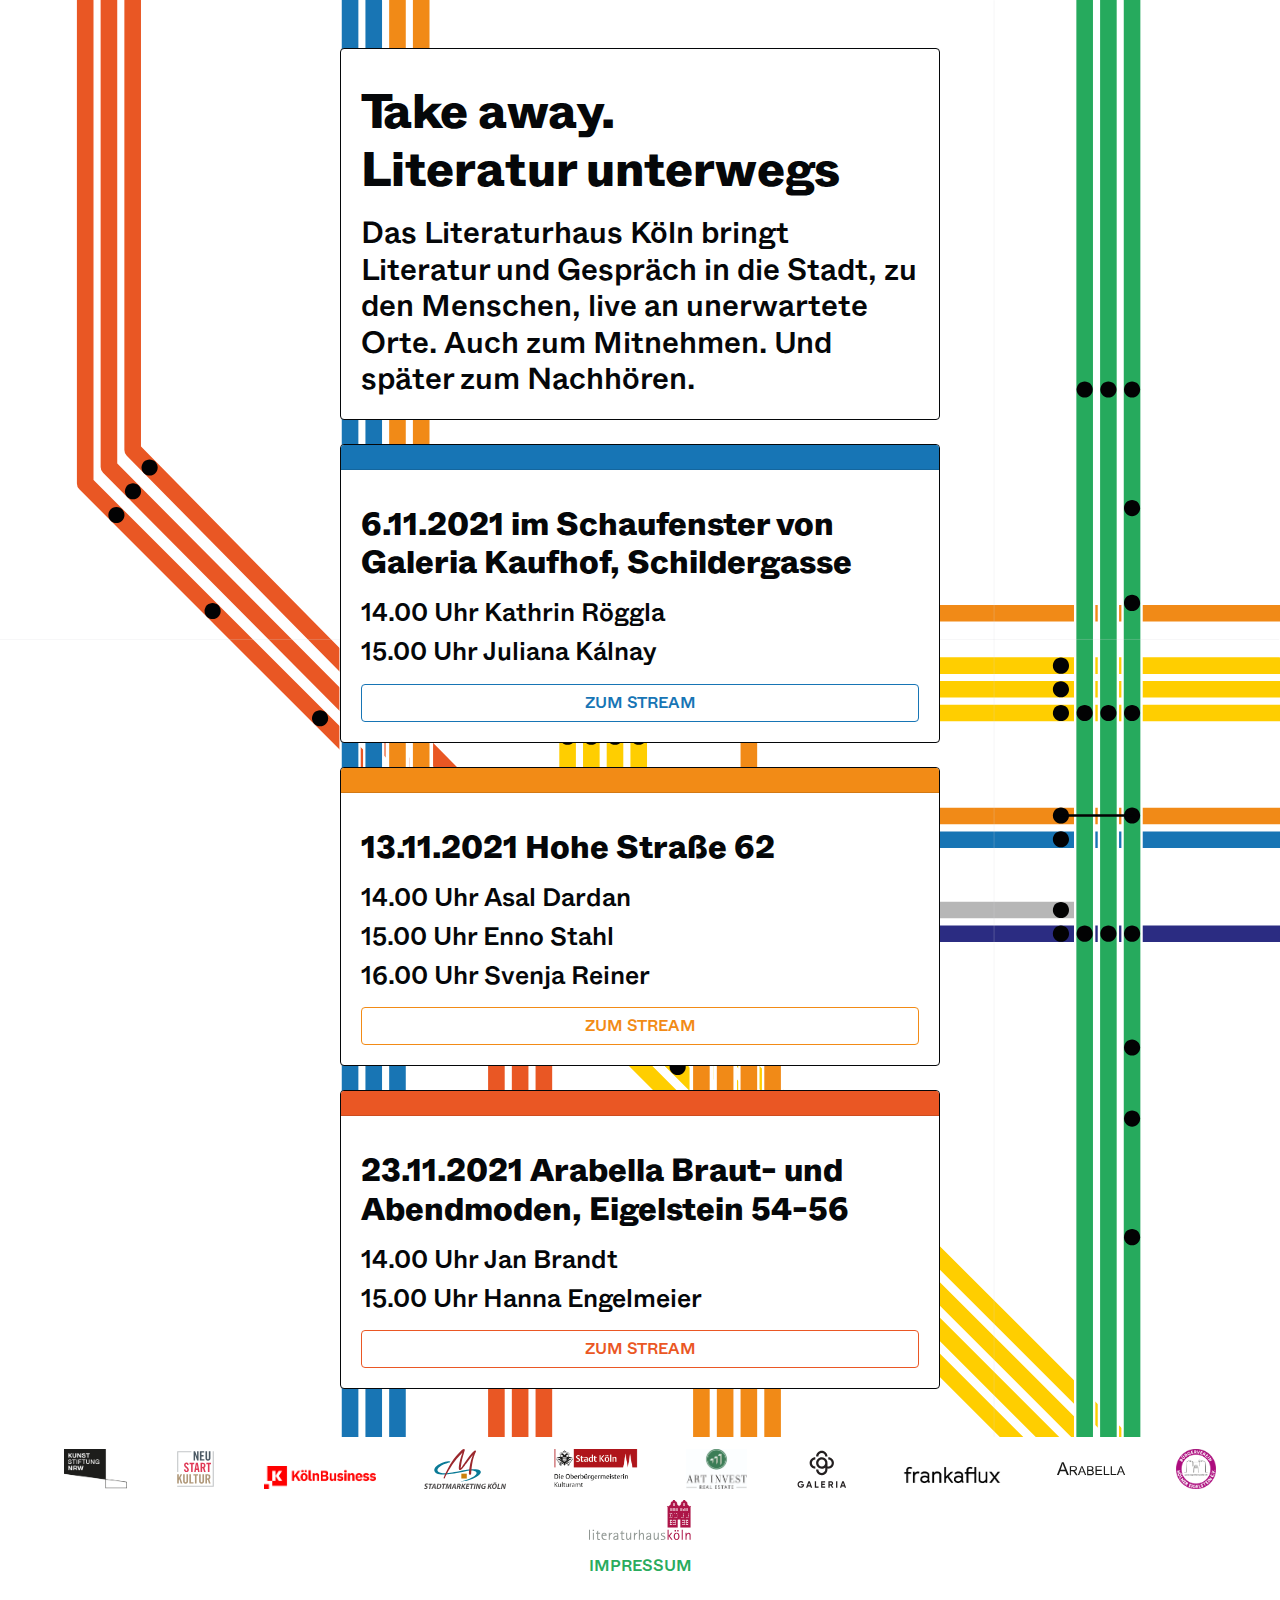
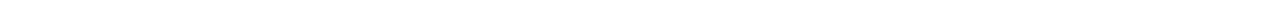
<file: index.html>
<!DOCTYPE html><html lang=""><head><meta charset="utf-8"><meta http-equiv="X-UA-Compatible" content="IE=edge"><meta name="viewport" content="width=device-width,initial-scale=1"><link rel="icon" href="/favicon.ico"><title>takeaway-literatur</title><script>// MIT License
      // https://github.com/rafgraph/spa-github-pages
      // This script checks to see if a redirect is present in the query string,
      // converts it back into the correct url and adds it to the
      // browser's history using window.history.replaceState(...),
      // which won't cause the browser to attempt to load the new url.
      // When the single page app is loaded further down in this file,
      // the correct url will be waiting in the browser's history for
      // the single page app to route accordingly.
      (function(l) {
        if (l.search[1] === '/' ) {
          var decoded = l.search.slice(1).split('&').map(function(s) {
            return s.replace(/~and~/g, '&')
          }).join('?');
          window.history.replaceState(null, null,
                  l.pathname.slice(0, -1) + decoded + l.hash
          );
        }
      }(window.location))</script><link href="/css/chunk-165187f4.0ee83a7d.css" rel="prefetch"><link href="/css/chunk-318ac7fe.826cb6da.css" rel="prefetch"><link href="/css/chunk-7fef7ed6.6e513adf.css" rel="prefetch"><link href="/js/chunk-165187f4.4908c685.js" rel="prefetch"><link href="/js/chunk-318ac7fe.6756e847.js" rel="prefetch"><link href="/js/chunk-7fef7ed6.a900060e.js" rel="prefetch"><link href="/css/app.93aa7bd1.css" rel="preload" as="style"><link href="/css/chunk-vendors.989680b1.css" rel="preload" as="style"><link href="/js/app.3e7964b4.js" rel="preload" as="script"><link href="/js/chunk-vendors.a0a97ff1.js" rel="preload" as="script"><link href="/css/chunk-vendors.989680b1.css" rel="stylesheet"><link href="/css/app.93aa7bd1.css" rel="stylesheet"></head><body><noscript><strong>We're sorry but takeaway-literatur doesn't work properly without JavaScript enabled. Please enable it to continue.</strong></noscript><div id="app"></div><script src="/js/chunk-vendors.a0a97ff1.js"></script><script src="/js/app.3e7964b4.js"></script></body></html>
</file>
<file: css/chunk-165187f4.0ee83a7d.css>
#third-event[data-v-485c4e30]{color:#ea5724!important;-moz-text-align-last:center;text-align-last:center}
</file>
<file: css/chunk-318ac7fe.826cb6da.css>
#first-event[data-v-2c48a36c]{color:#1775b5!important;-moz-text-align-last:center;text-align-last:center}
</file>
<file: css/chunk-7fef7ed6.6e513adf.css>
#second-event[data-v-e827f994]{color:#f28b16!important;-moz-text-align-last:center;text-align-last:center}
</file>
